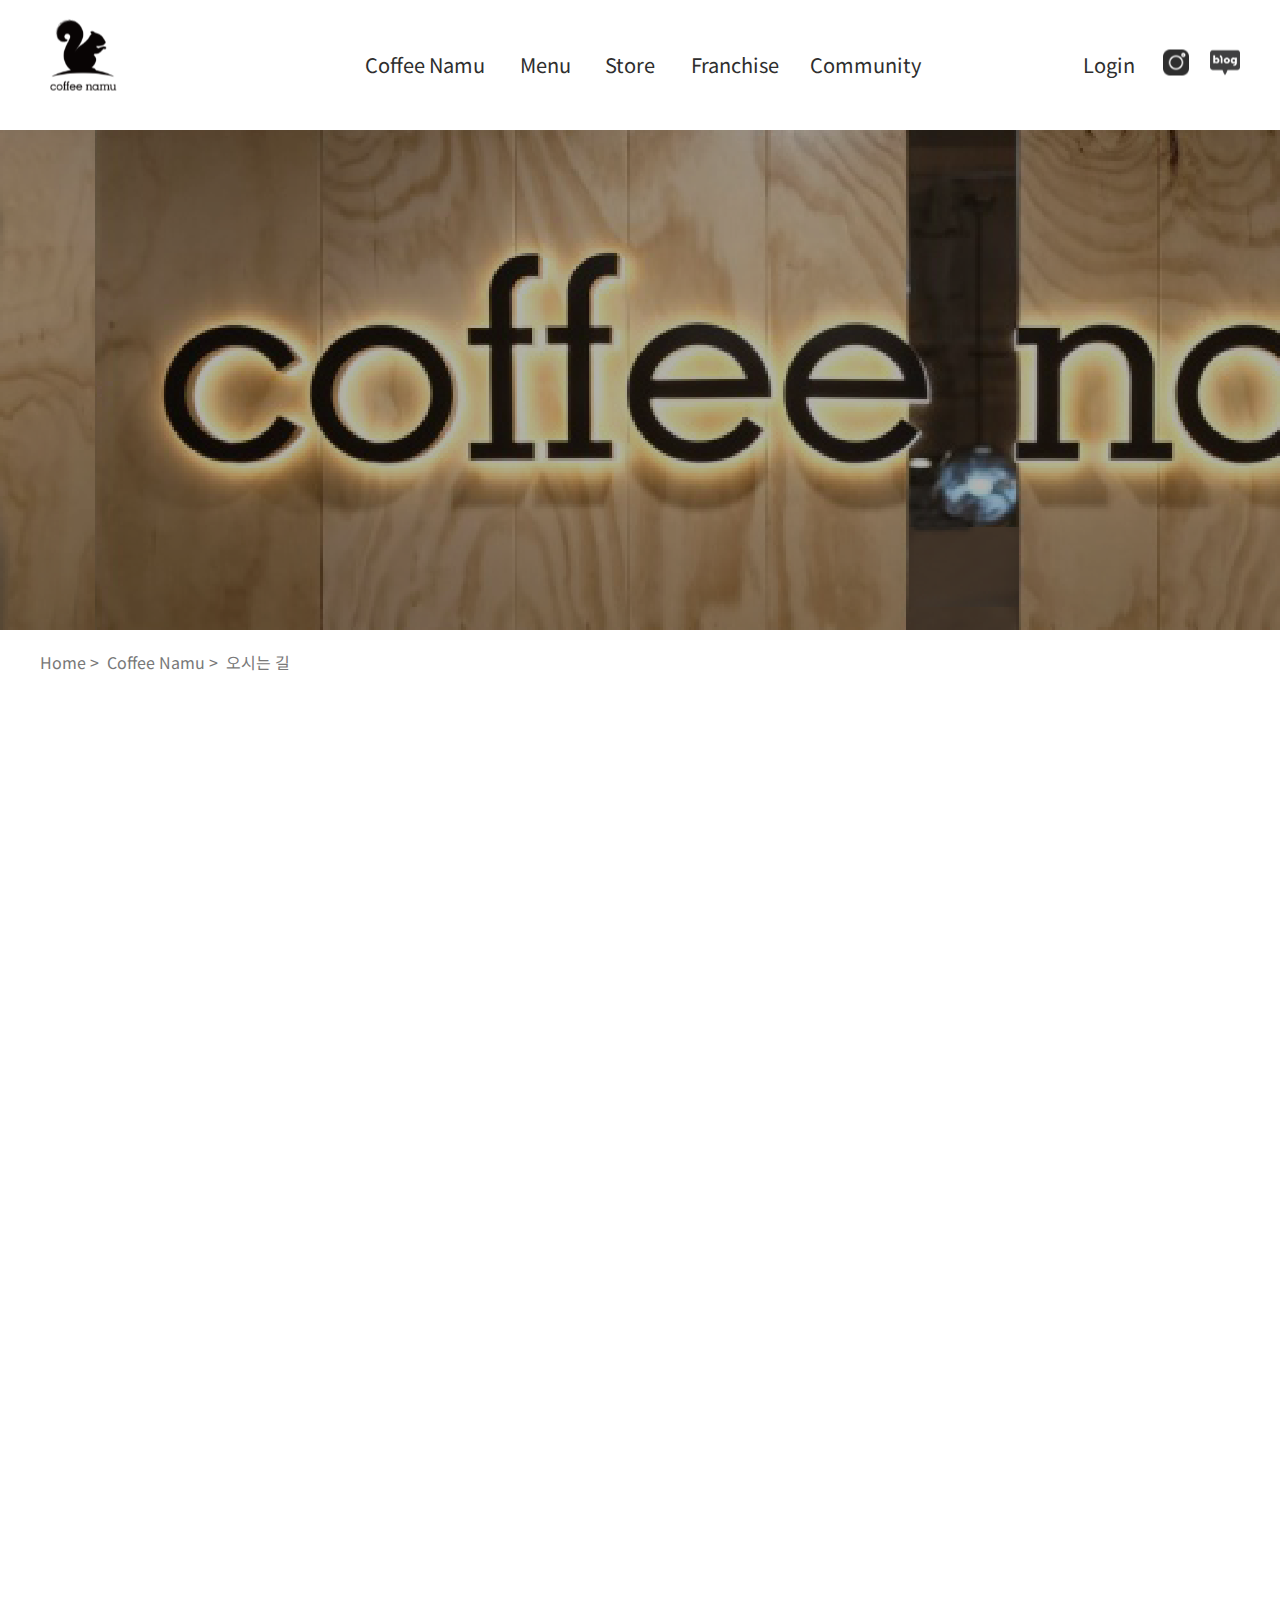
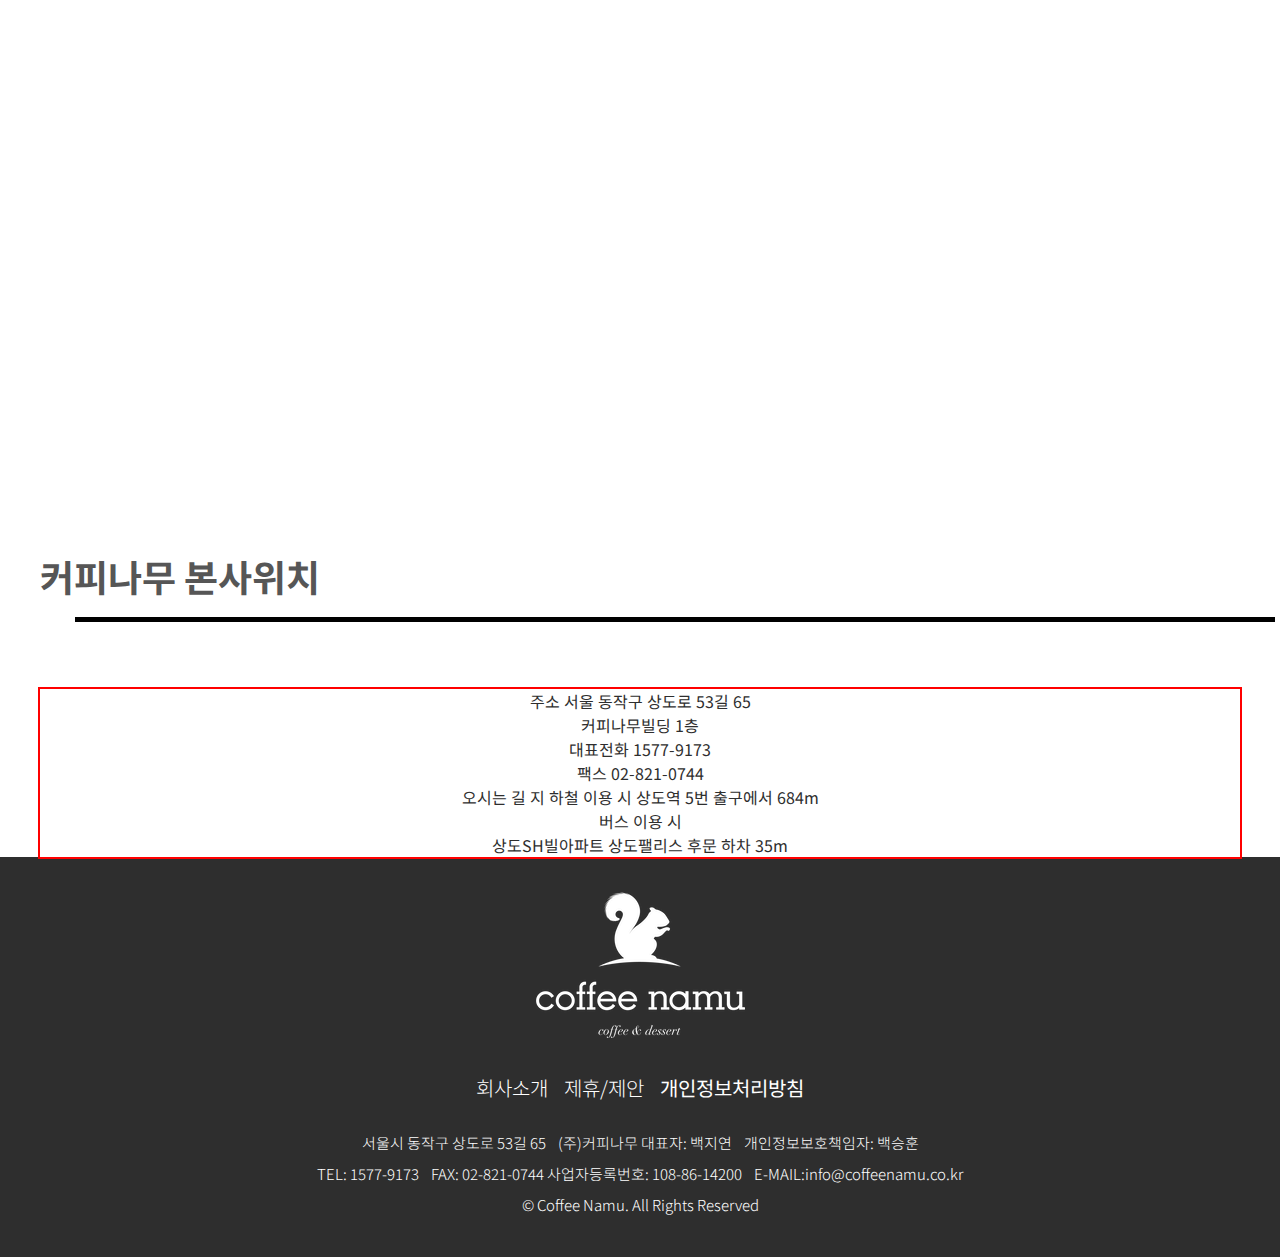
<file: sub1_3.html>
<!DOCTYPE html>
<html lang="en">

<head>
  <meta charset="UTF-8">
  <meta name="viewport" content="width=device-width, initial-scale=1.0">
  <title>오시는 길 &lt; Coffee Namu</title>

  <!-- 구글 웹폰트 -->
  <link
  href="https://fonts.googleapis.com/css2?family=Noto+Sans+KR:wght@100;300;400&family=Noto+Serif:ital,wght@0,400;0,700;1,400&display=swap"
  rel="stylesheet">
  <link rel="stylesheet" href="./css/style.css">
  <link rel="stylesheet" href="./css/sub1_3.css">
  <!-- 제이쿼리 -->
  <script src="js/jquery-3.5.1.min.js"></script>
  <!-- 사용자 스크립트 -->
  <script src="./js/main.js"></script>
</head>

<body>
  <header id="main_header">
    <h1>
      <a href="index.html">
        <img src="./images/logo_header.png" alt="logo">
      </a>
    </h1>

    <div class="login">
      <a href="#">Login</a>
    </div>

    <div class="header_sns">
      <img src="./images/icon_insta.png" alt="인스타그램아이콘">
      <img src="./images/icon_blog.png" alt="블로그아이콘">
    </div>

    <div class="bg"></div>

    <nav id="gnb">
      <ul class="depth1">
        <li><a href="sub1_1.html">Coffee Namu</a>
          <ul class="depth2">
            <li><a href="sub1_1.html">커피나무 소개</a></li>
            <li><a href="#">커피나무 연혁</a></li>
            <li><a href="#">오시는 길</a></li>
          </ul>
        </li>
        <li><a href="#">Menu</a>
          <ul class="depth2">
            <li><a href="#">신메뉴</a></li>
            <li><a href="sub2_2.html">메뉴소개</a></li>
          </ul>
        </li>
        <li><a href="#">Store</a>
          <ul class="depth2">
            <li><a href="#">매장찾기</a></li>
          </ul>
        </li>
        <li><a href="#">Franchise</a>
          <ul class="depth2">
            <li><a href="#">가맹문의</a></li>
            <li><a href="#">가맹절차</a></li>
          </ul>
        </li>
        <li><a href="#">Community</a>
          <ul class="depth2">
            <li><a href="#">이벤트</a></li>
            <li><a href="#">이달의 클래스</a></li>
            <li><a href="#">공지사항</a></li>
            <li><a href="#">문의사항</a></li>
          </ul>
        </li>
      </ul>
    </nav>
  </header>

  <!-- 콘텐츠 영역 -->
  <section>
    <img src="./images/sub2_3_title.png" alt="Coffee Namu">
  </section>

  <div class="location">
    <span>Home&nbsp;</span>&gt;   
    <span>&nbsp;Coffee Namu&nbsp;</span>&gt;
    <span>&nbsp;오시는 길</span>
  </div>

  <section id="map">
    <p><iframe
        src="https://www.google.com/maps/embed?pb=!1m18!1m12!1m3!1d3165.213899901469!2d126.95162461564682!3d37.50287293552862!2m3!1f0!2f0!3f0!3m2!1i1024!2i768!4f13.1!3m3!1m2!1s0x357c9f629c12a825%3A0x241fe4e392b05e4c!2z7Luk7ZS864KY66y0656p!5e0!3m2!1sko!2skr!4v1603435741277!5m2!1sko!2skr"
        width="1200" height="1200" frameborder="0" style="border:0;" allowfullscreen="" aria-hidden="false"
        tabindex="0"></iframe></p>
  </section>
  <section id="main">
    <h3>커피나무 본사위치</h3>
    <span class="line"></span>
  </section>

  <section id="section">
    <div class="left"></div>
    <p>주소 서울 동작구 상도로 53길 65<br>커피나무빌딩 1층</p>
    <p>대표전화 1577-9173</p>
    <p>팩스 02-821-0744</p>
    </div>

    <div class="right">
      <p>오시는 길 지 하철 이용 시 상도역 5번 출구에서 684m<br>버스 이용 시<br>상도SH빌아파트 상도팰리스 후문 하차 35m</p>
    </div>
  </section>
  </section>

  
  <footer id="main_footer">
    <img src="./images/logo_footer.png" alt="coffee namu logo">
    <h3>회사소개 &nbsp;&nbsp; 제휴/제안 &nbsp;&nbsp; <strong>개인정보처리방침</strong> </h3>
    <p>서울시 동작구 상도로 53길 65 &nbsp;&nbsp; (주)커피나무 대표자: 백지연 &nbsp;&nbsp; 개인정보보호책임자: 백승훈</p>
    <p>TEL: 1577-9173 &nbsp;&nbsp; FAX: 02-821-0744 사업자등록번호: 108-86-14200 &nbsp;&nbsp; E-MAIL:info@coffeenamu.co.kr</p>
    <p>&copy; Coffee Namu. All Rights Reserved</p>
  </footer>

</body>

</html>
</file>
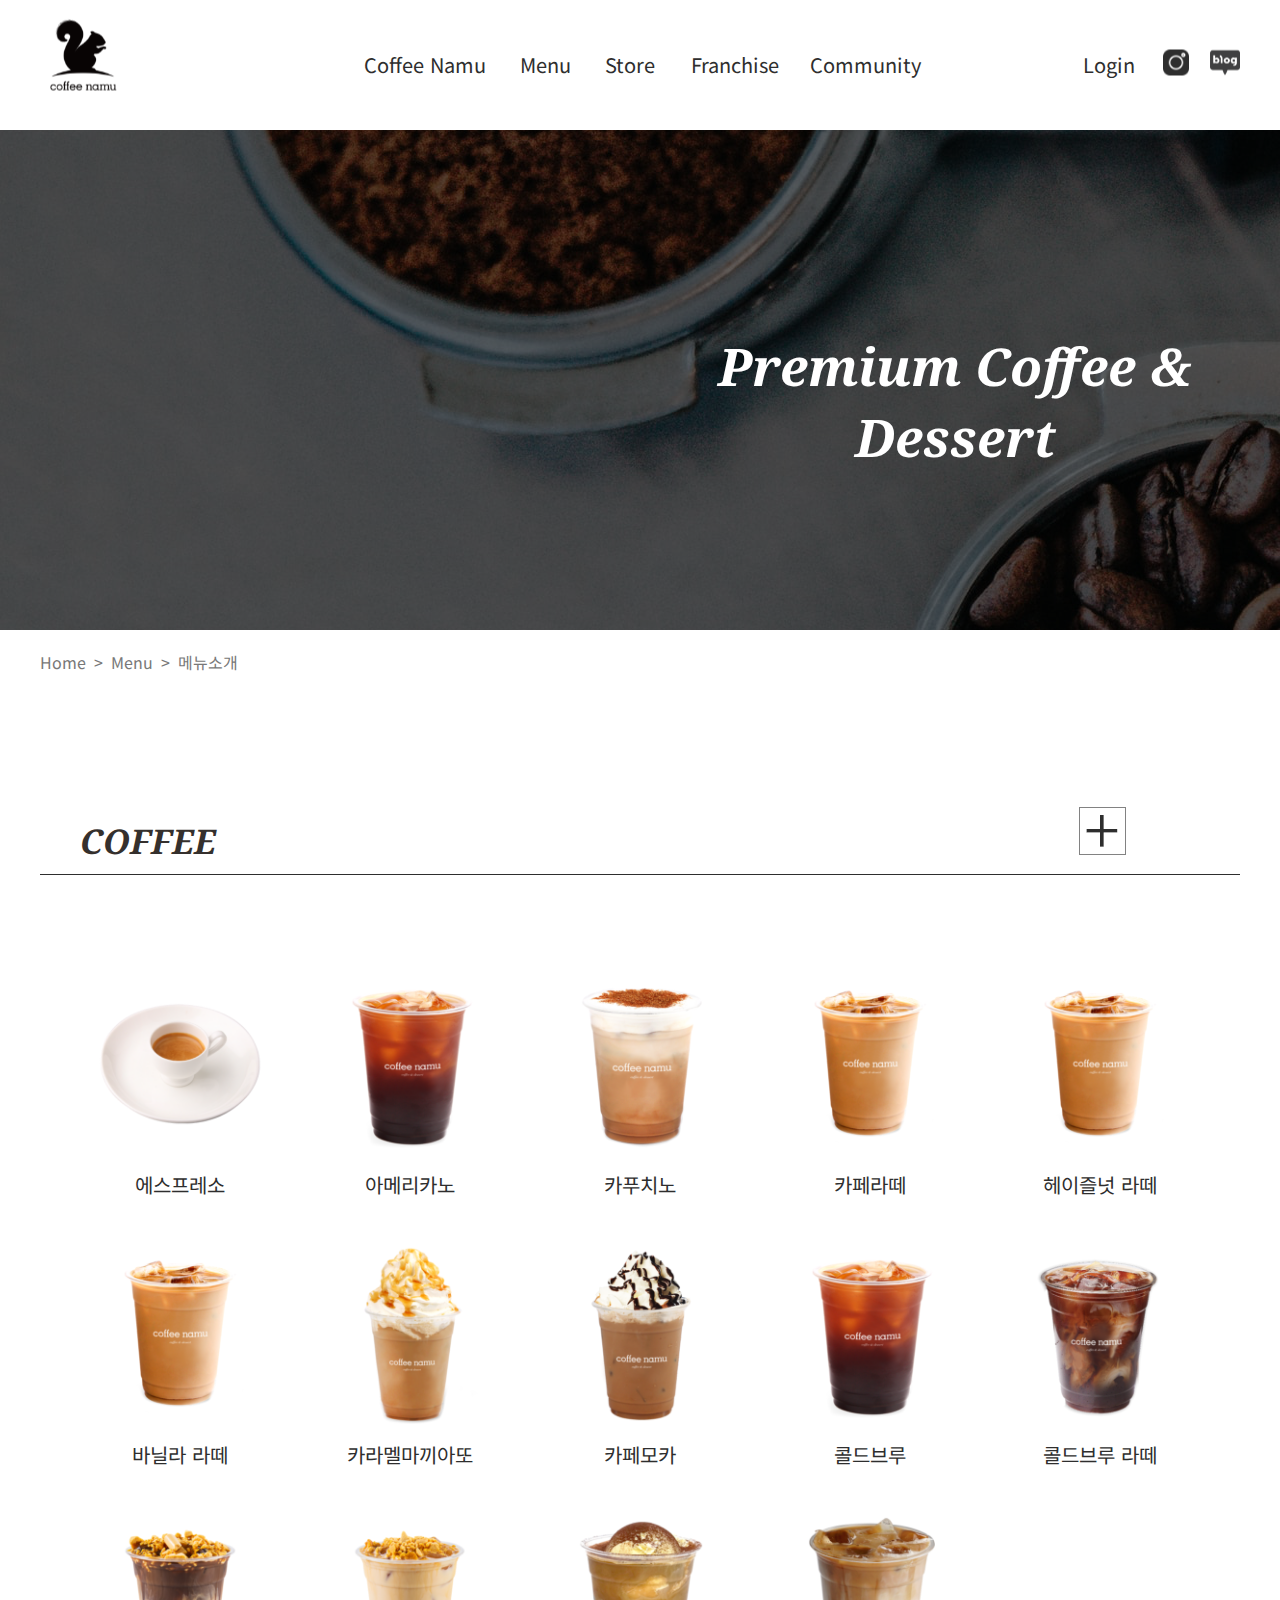
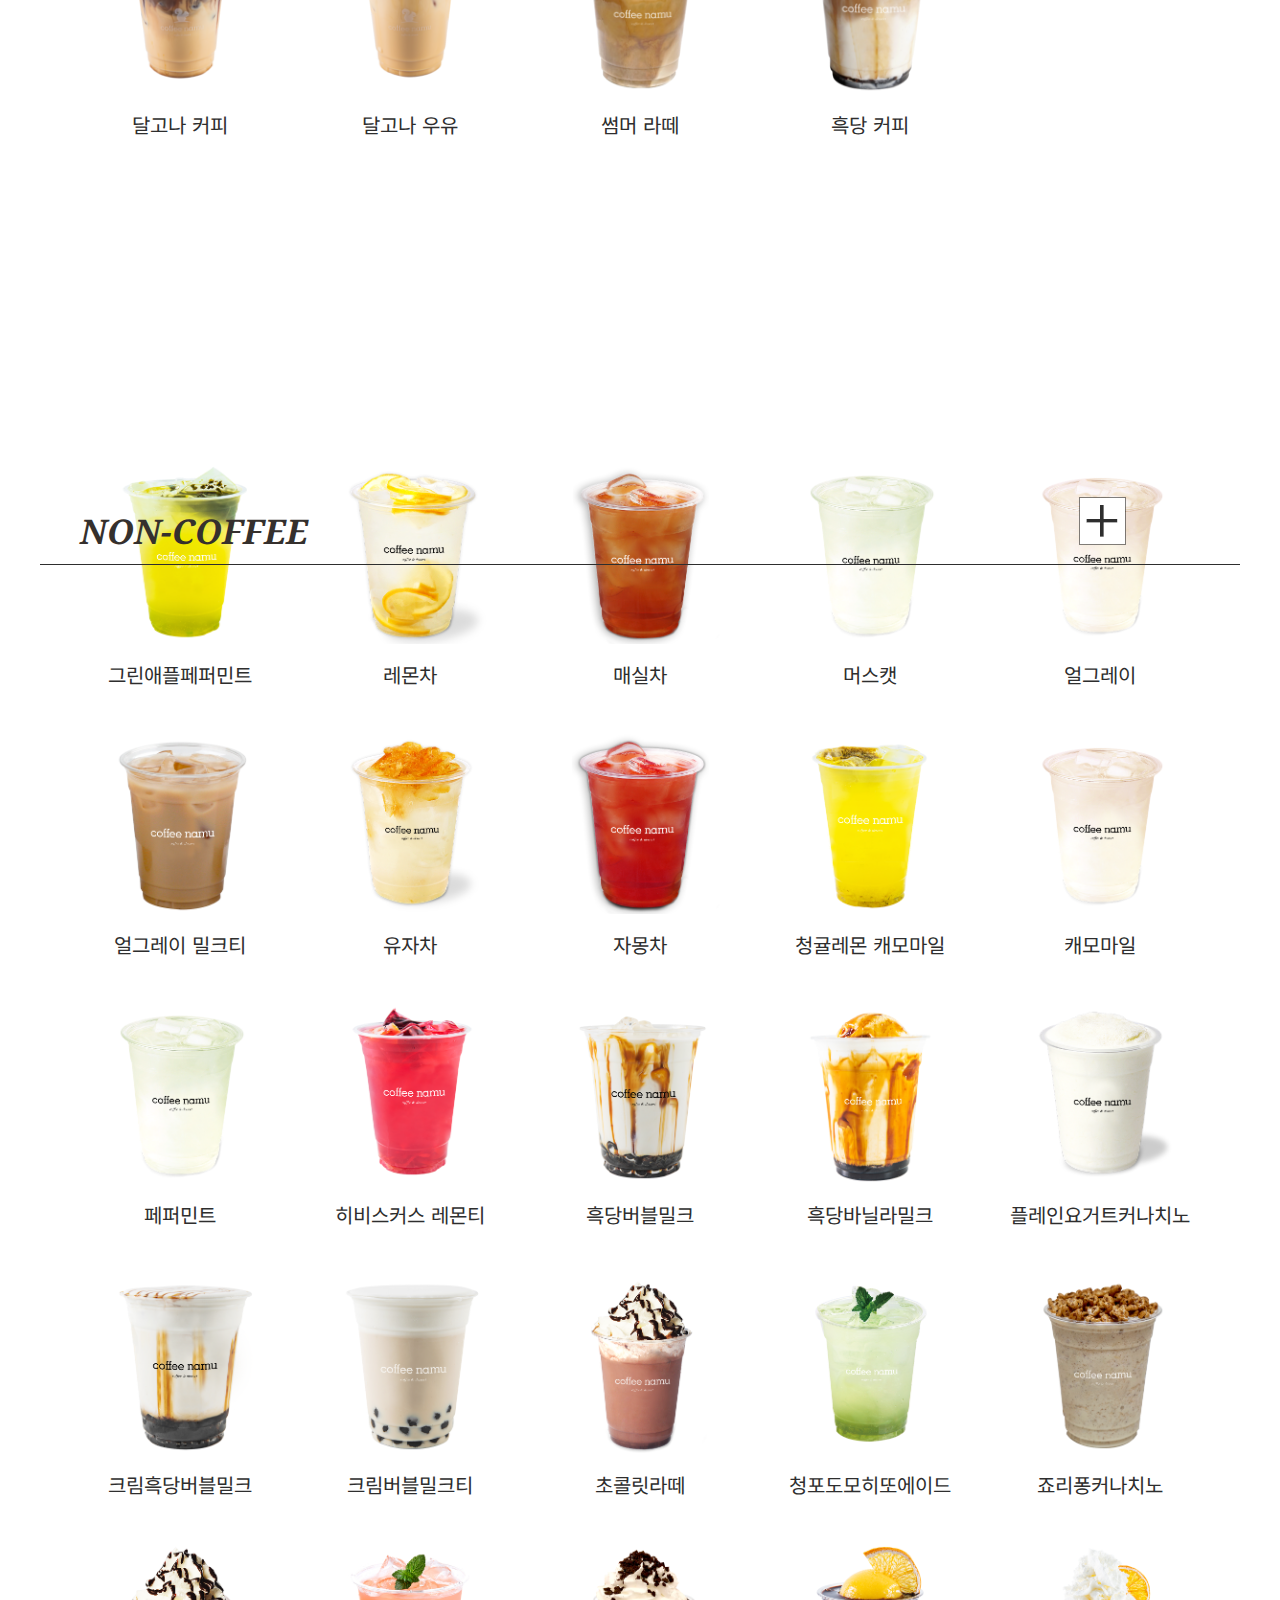
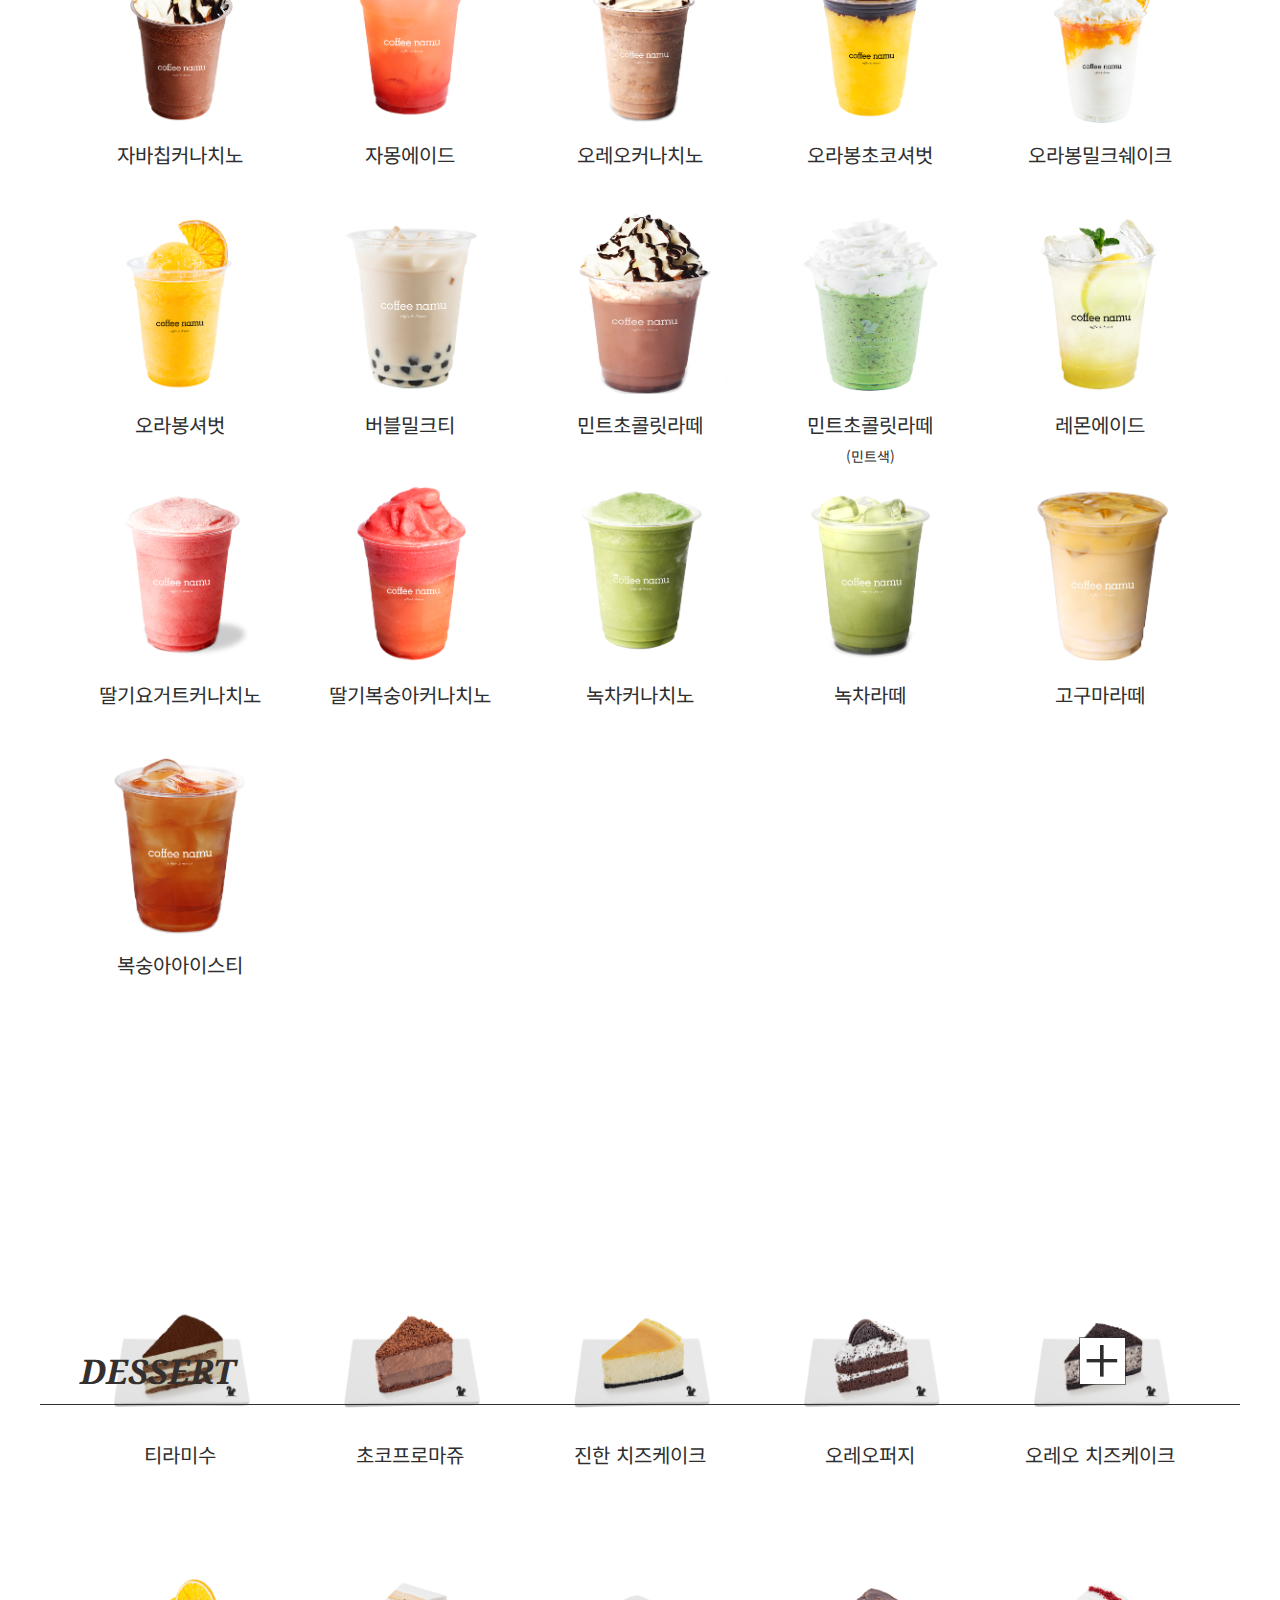
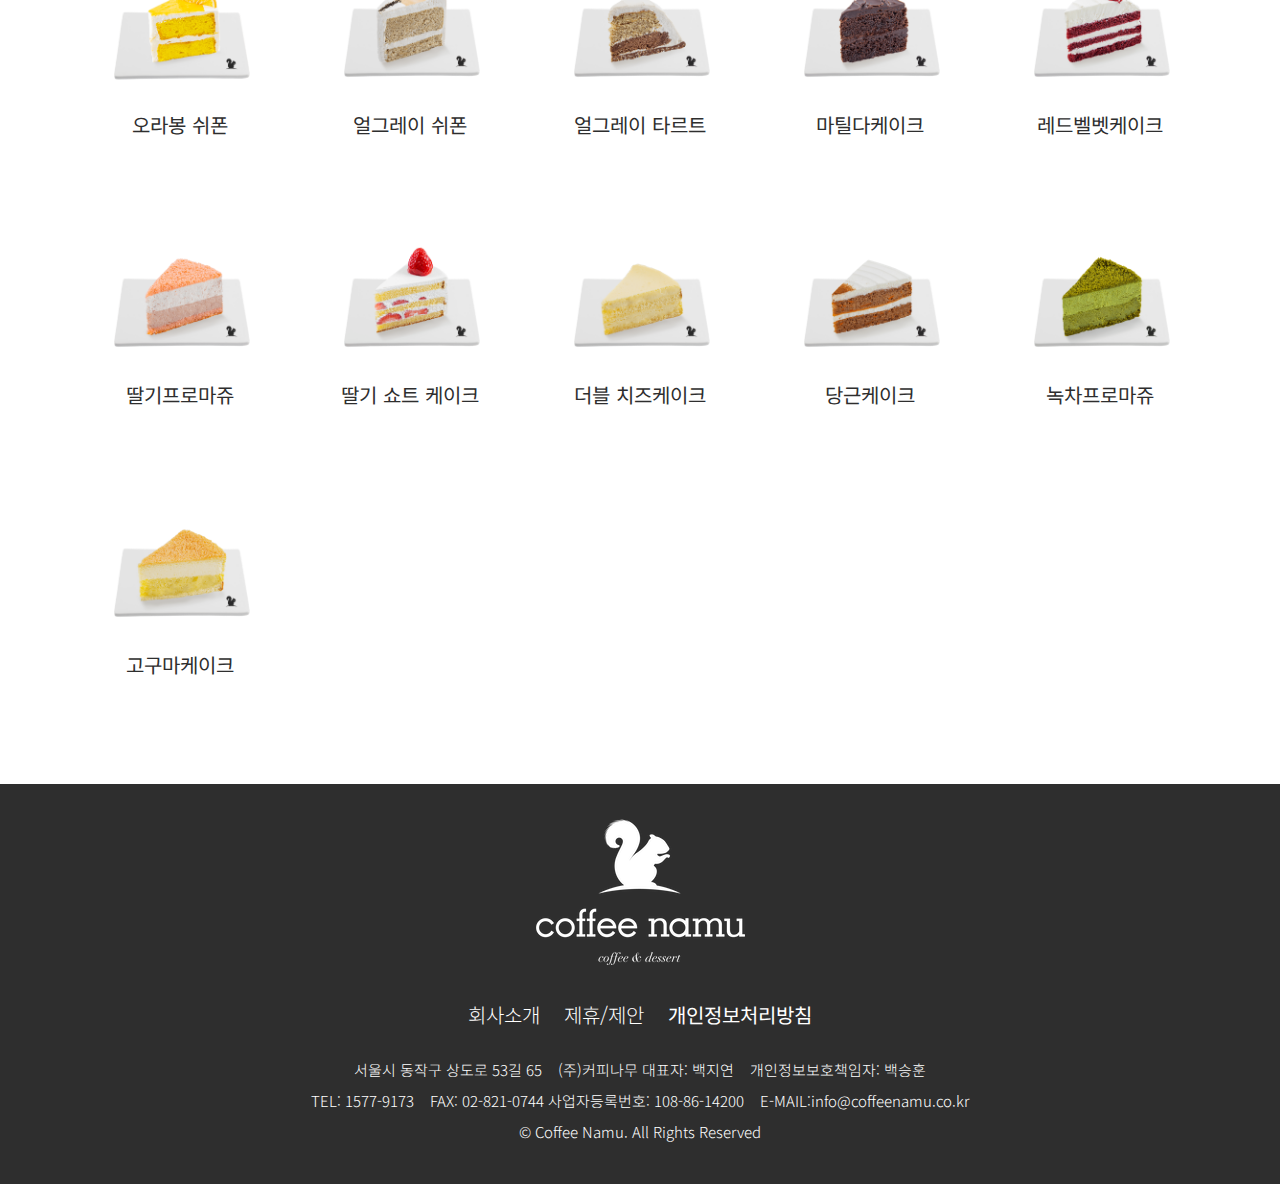
<file: sub2_2.html>
<!DOCTYPE html>
<html lang="ko">

<head>
  <meta charset="UTF-8">
  <meta name="viewport" content="width=device-width, initial-scale=1.0">
  <title>메뉴소개 &lt; Menu</title>
  <link
    href="https://fonts.googleapis.com/css2?family=Noto+Sans+KR:wght@100;300;400;500;700;900&family=Noto+Serif:ital,wght@0,700;1,700&display=swap"
    rel="stylesheet">
  <!--style css-->
  <link rel="stylesheet" href="./css/style.css">
  <link rel="stylesheet" href="./css/sub2_2.css">
  <!--jquery-->
  <script src="./js/jquery-3.5.1.min.js"></script>

  <!--사용자 자바스크립트-->
  <script src="./js/main.js"></script>
</head>

<body>
  <header id="main_header">
    <h1>
      <a href="index.html">
        <img src="./images/logo_header.png" alt="logo">
      </a>
    </h1>

    <div class="login">
      <a href="#">Login</a>
    </div>

    <div class="header_sns">
      <img src="./images/icon_insta.png" alt="인스타그램아이콘">
      <img src="./images/icon_blog.png" alt="블로그아이콘">
    </div>

    <div class="bg"></div>

    <nav id="gnb">
      <ul class="depth1">
        <li><a href="sub1_1.html">Coffee Namu</a>
          <ul class="depth2">
            <li><a href="sub1_1.html">커피나무 소개</a></li>
            <li><a href="#">커피나무 연혁</a></li>
            <li><a href="sub1_3.html">오시는 길</a></li>
          </ul>
        </li>
        <li><a href="#">Menu</a>
          <ul class="depth2">
            <li><a href="#">신메뉴</a></li>
            <li><a href="#">메뉴소개</a></li>
          </ul>
        </li>
        <li><a href="#">Store</a>
          <ul class="depth2">
            <li><a href="#">매장찾기</a></li>
          </ul>
        </li>
        <li><a href="#">Franchise</a>
          <ul class="depth2">
            <li><a href="#">가맹문의</a></li>
            <li><a href="#">가맹절차</a></li>
          </ul>
        </li>
        <li><a href="#">Community</a>
          <ul class="depth2">
            <li><a href="#">이벤트</a></li>
            <li><a href="#">이달의 클래스</a></li>
            <li><a href="#">공지사항</a></li>
            <li><a href="#">문의사항</a></li>
          </ul>
        </li>
      </ul>
    </nav>
  </header>


  <section id="visual">
    <div class="banner_bg">
      <h2>Premium Coffee & Dessert</h2>
      <img src="./image_menu/nathan.png" alt="">
    </div>
  </section>

  <div class="location">
    <span>Home&nbsp;</span> &gt;
    <span>&nbsp;Menu&nbsp;</span> &gt;
    <span>&nbsp;메뉴소개</span>
  </div>


  <input type="checkbox" id="toggle">
  <input type="checkbox" id="toggle1">
  <input type="checkbox" id="toggle2">
  <div id="wrap">
    <section id="sns_event">

      <!-- <div id="toggle_gnb"> -->

      <h2>COFFEE <label for="toggle" class="right">toggle</label></h2>
      <p></p>
      <div id="toggle_gnb_wrap">
        <div id="toggle_gnb">
          <ul class="sns_photo">
            <li><a href="#"><img src="./image_menu/espresso.png" alt="">
                에스프레소</a></li>
            <li><a href="#"><img src="./image_menu/americano.png" alt="">
                아메리카노</a></li>
            <li><a href="#"><img src="./image_menu/capuccino.png" alt="">
                카푸치노</a></li>
            <li><a href="#"><img src="./image_menu/latte.png" alt="">
                카페라떼</a></li>
            <li><a href="#"><img src="./image_menu/hazelnut_latte.png" alt="">
                헤이즐넛 라떼</a></li>
            <li><a href="#"><img src="./image_menu/vanila_latte.png" alt="">
                바닐라 라떼</a></li>
            <li><a href="#"><img src="./image_menu/machiato.png" alt="">
                카라멜마끼아또</a></li>
            <li><a href="#"><img src="./image_menu/mocha.png" alt="">
                카페모카</a></li>
            <li><a href="#"><img src="./image_menu/coldbrew.png" alt="">
                콜드브루</a></li>
            <li><a href="#"><img src="./image_menu/coldbrew_latte.png" alt="">
                콜드브루 라떼</a></li>
            <li><a href="#"><img src="./image_menu/dalgona_coffee.png" alt="">
                달고나 커피</a></li>
            <li><a href="#"><img src="./image_menu/dalgona_milk.png" alt="">
                달고나 우유</a></li>
            <li><a href="#"><img src="./image_menu/summer_latte.png" alt="">
                썸머 라떼</a></li>
            <li><a href="#"><img src="./image_menu/black_sugar.png" alt="">
                흑당 커피</a></li>
          </ul>
        </div>
      </div>

      <div class="blank"></div>
      <div id="wrap1">
        <h2>NON-COFFEE <label for="toggle1" class="right">toggle</label></h2>
        <p></p>
        <div id="toggle_gnb_wrap1">
          <div id="toggle_gnb1">
            <ul class="sns_photo">
              <li><a href="#"><img src="./image_menu/1.png" alt="">
                  그린애플페퍼민트</a></li>
              <li><a href="#"><img src="./image_menu/2.png" alt="">
                  레몬차</a></li>
              <li><a href="#"><img src="./image_menu/3.png" alt="">
                  매실차</a></li>
              <li><a href="#"><img src="./image_menu/4.png" alt="">
                  머스캣</a></li>
              <li><a href="#"><img src="./image_menu/5.png" alt="">
                  얼그레이</a></li>
              <li><a href="#"><img src="./image_menu/6.png" alt="">
                  얼그레이 밀크티</a></li>
              <li><a href="#"><img src="./image_menu/7.png" alt="">
                  유자차</a></li>
              <li><a href="#"><img src="./image_menu/8.png" alt="">
                  자몽차</a></li>
              <li><a href="#"><img src="./image_menu/9.png" alt="">
                  청귤레몬 캐모마일</a></li>
              <li><a href="#"><img src="./image_menu/10.png" alt="">
                  캐모마일</a></li>
              <li><a href="#"><img src="./image_menu/11.png" alt="">
                  페퍼민트</a></li>
              <li><a href="#"><img src="./image_menu/12.png" alt="">
                  히비스커스 레몬티</a></li>
              <li><a href="#"><img src="./image_menu/13.png" alt="">
                  흑당버블밀크</a></li>
              <li><a href="#"><img src="./image_menu/14.png" alt="">
                  흑당바닐라밀크</a></li>
              <li><a href="#"><img src="./image_menu/15.png" alt="">
                  플레인요거트커나치노</a></li>
              <li><a href="#"><img src="./image_menu/16.png" alt="">
                  크림흑당버블밀크</a></li>
              <li><a href="#"><img src="./image_menu/17.png" alt="">
                  크림버블밀크티</a></li>
              <li><a href="#"><img src="./image_menu/18.png" alt="">
                  초콜릿라떼</a></li>
              <li><a href="#"><img src="./image_menu/19.png" alt="">
                  청포도모히또에이드</a></li>
              <li><a href="#"><img src="./image_menu/20.png" alt="">
                  죠리퐁커나치노</a></li>
              <li><a href="#"><img src="./image_menu/21.png" alt="">
                  자바칩커나치노</a></li>
              <li><a href="#"><img src="./image_menu/22.png" alt="">
                  자몽에이드</a></li>
              <li><a href="#"><img src="./image_menu/23.png" alt="">
                  오레오커나치노</a></li>
              <li><a href="#"><img src="./image_menu/24.png" alt="">
                  오라봉초코셔벗</a></li>
              <li><a href="#"><img src="./image_menu/25.png" alt="">
                  오라봉밀크쉐이크</a></li>
              <li><a href="#"><img src="./image_menu/26.png" alt="">
                  오라봉셔벗</a></li>
              <li><a href="#"><img src="./image_menu/27.png" alt="">
                  버블밀크티</a></li>
              <li><a href="#"><img src="./image_menu/28.png" width="180" height="180" alt="">
                민트초콜릿라떼</a></li>
              <li><a href="#"><img src="./image_menu/29.png" width="180" height="180" alt="">
                  민트초콜릿라떼<br><span style="font-size: 14px;">(민트색)</a></li>
              <li><a href="#"><img src="./image_menu/30.png" alt="">
                  레몬에이드</a></li>
              <li><a href="#"><img src="./image_menu/31.png" alt="">
                  딸기요거트커나치노</a></li>
              <li><a href="#"><img src="./image_menu/32.png" alt="">
                  딸기복숭아커나치노</a></li>
              <li><a href="#"><img src="./image_menu/33.png" alt="">
                  녹차커나치노</a></li>
              <li><a href="#"><img src="./image_menu/34.png" alt="">
                  녹차라떼</a></li>
              <li><a href="#"><img src="./image_menu/35.png" alt="">
                  고구마라떼</a></li>
              <li><a href="#"><img src="./image_menu/36.png" alt="">
                  복숭아아이스티</a></li>
            </ul>
          </div>
        </div>
      </div>
      <div class="blank"></div>
      <div id="wrap2">
        <h2>DESSERT <label for="toggle2" class="right">toggle</label></h2>
        <p></p>
        <div id="toggle_gnb_wrap2">
          <div id="toggle_gnb2">
            <ul class="sns_photo">
              <li><a href="#"><img src="./image_menu/37.png" alt="">
                  티라미수</a></li>
              <li><a href="#"><img src="./image_menu/38.png" alt="">
                  초코프로마쥬</a></li>
              <li><a href="#"><img src="./image_menu/39.png" alt="">
                  진한 치즈케이크</a></li>
              <li><a href="#"><img src="./image_menu/40.png" alt="">
                  오레오퍼지</a></li>
              <li><a href="#"><img src="./image_menu/41.png" alt="">
                  오레오 치즈케이크</a></li>
              <li><a href="#"><img src="./image_menu/42.png" alt="">
                  오라봉 쉬폰</a></li>
              <li><a href="#"><img src="./image_menu/43.png" alt="">
                  얼그레이 쉬폰</a></li>
              <li><a href="#"><img src="./image_menu/44.png" alt="">
                  얼그레이 타르트</a></li>
              <li><a href="#"><img src="./image_menu/45.png" alt="">
                  마틸다케이크</a></li>
              <li><a href="#"><img src="./image_menu/46.png" alt="">
                  레드벨벳케이크</a></li>
              <li><a href="#"><img src="./image_menu/47.png" alt="">
                  딸기프로마쥬</a></li>
              <li><a href="#"><img src="./image_menu/48.png" alt="">
                  딸기 쇼트 케이크</a></li>
              <li><a href="#"><img src="./image_menu/49.png" alt="">
                  더블 치즈케이크</a></li>
              <li><a href="#"><img src="./image_menu/50.png" alt="">
                  당근케이크</a></li>
              <li><a href="#"><img src="./image_menu/51.png" alt="">
                  녹차프로마쥬</a></li>
              <li><a href="#"><img src="./image_menu/52.png" alt="">
                  고구마케이크</a></li>
            </ul>
          </div>
        </div>
      </div>
    </section>
  </div>


  <footer id="main_footer">
    <img src="./images/logo_footer.png" alt="logo">
    <h3>회사소개 &nbsp;&nbsp; 제휴/제안 &nbsp;&nbsp; <strong>개인정보처리방침</strong> </h3>
    <p>서울시 동작구 상도로 53길 65 &nbsp;&nbsp; (주)커피나무 대표자: 백지연 &nbsp;&nbsp; 개인정보보호책임자: 백승훈</p>
    <p>TEL: 1577-9173 &nbsp;&nbsp; FAX: 02-821-0744 사업자등록번호: 108-86-14200 &nbsp;&nbsp; E-MAIL:info@coffeenamu.co.kr</p>
    <p>&copy; Coffee Namu. All Rights Reserved</p>
  </footer>

</body>

</html>
</file>
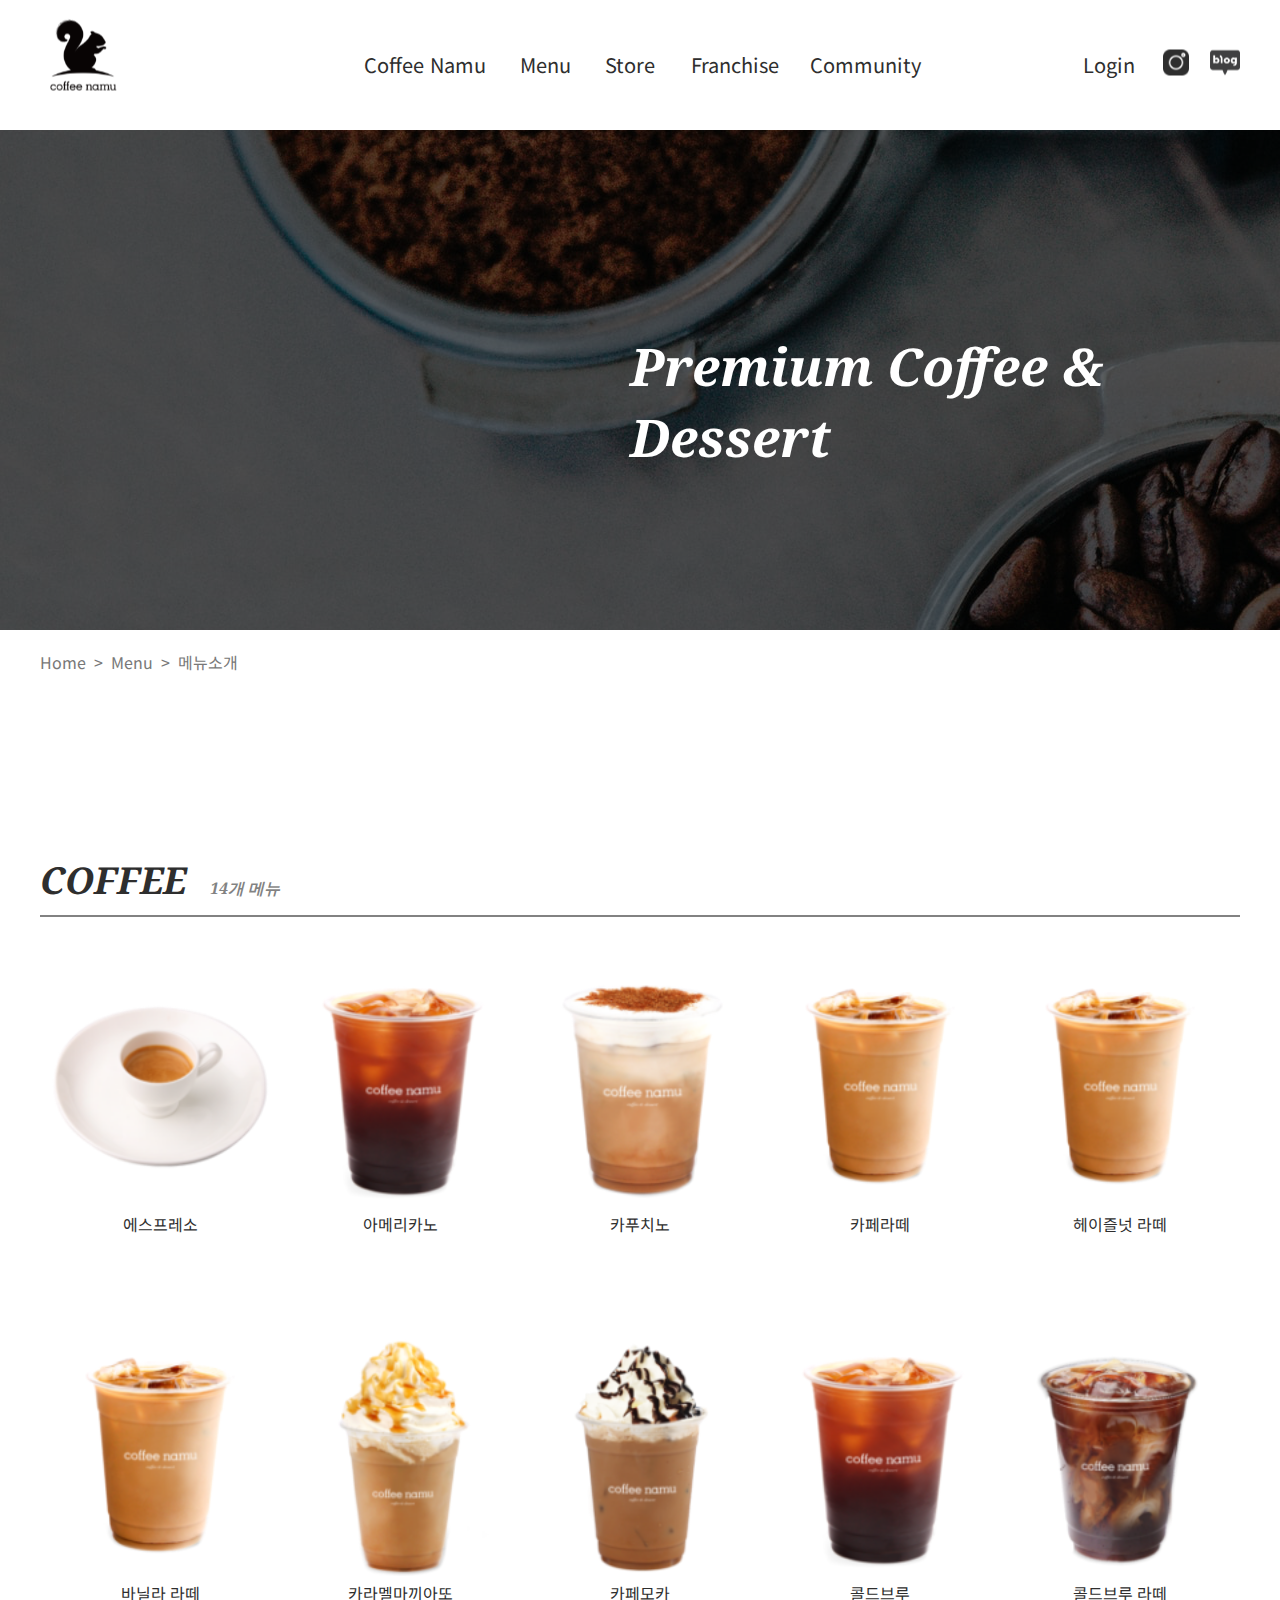
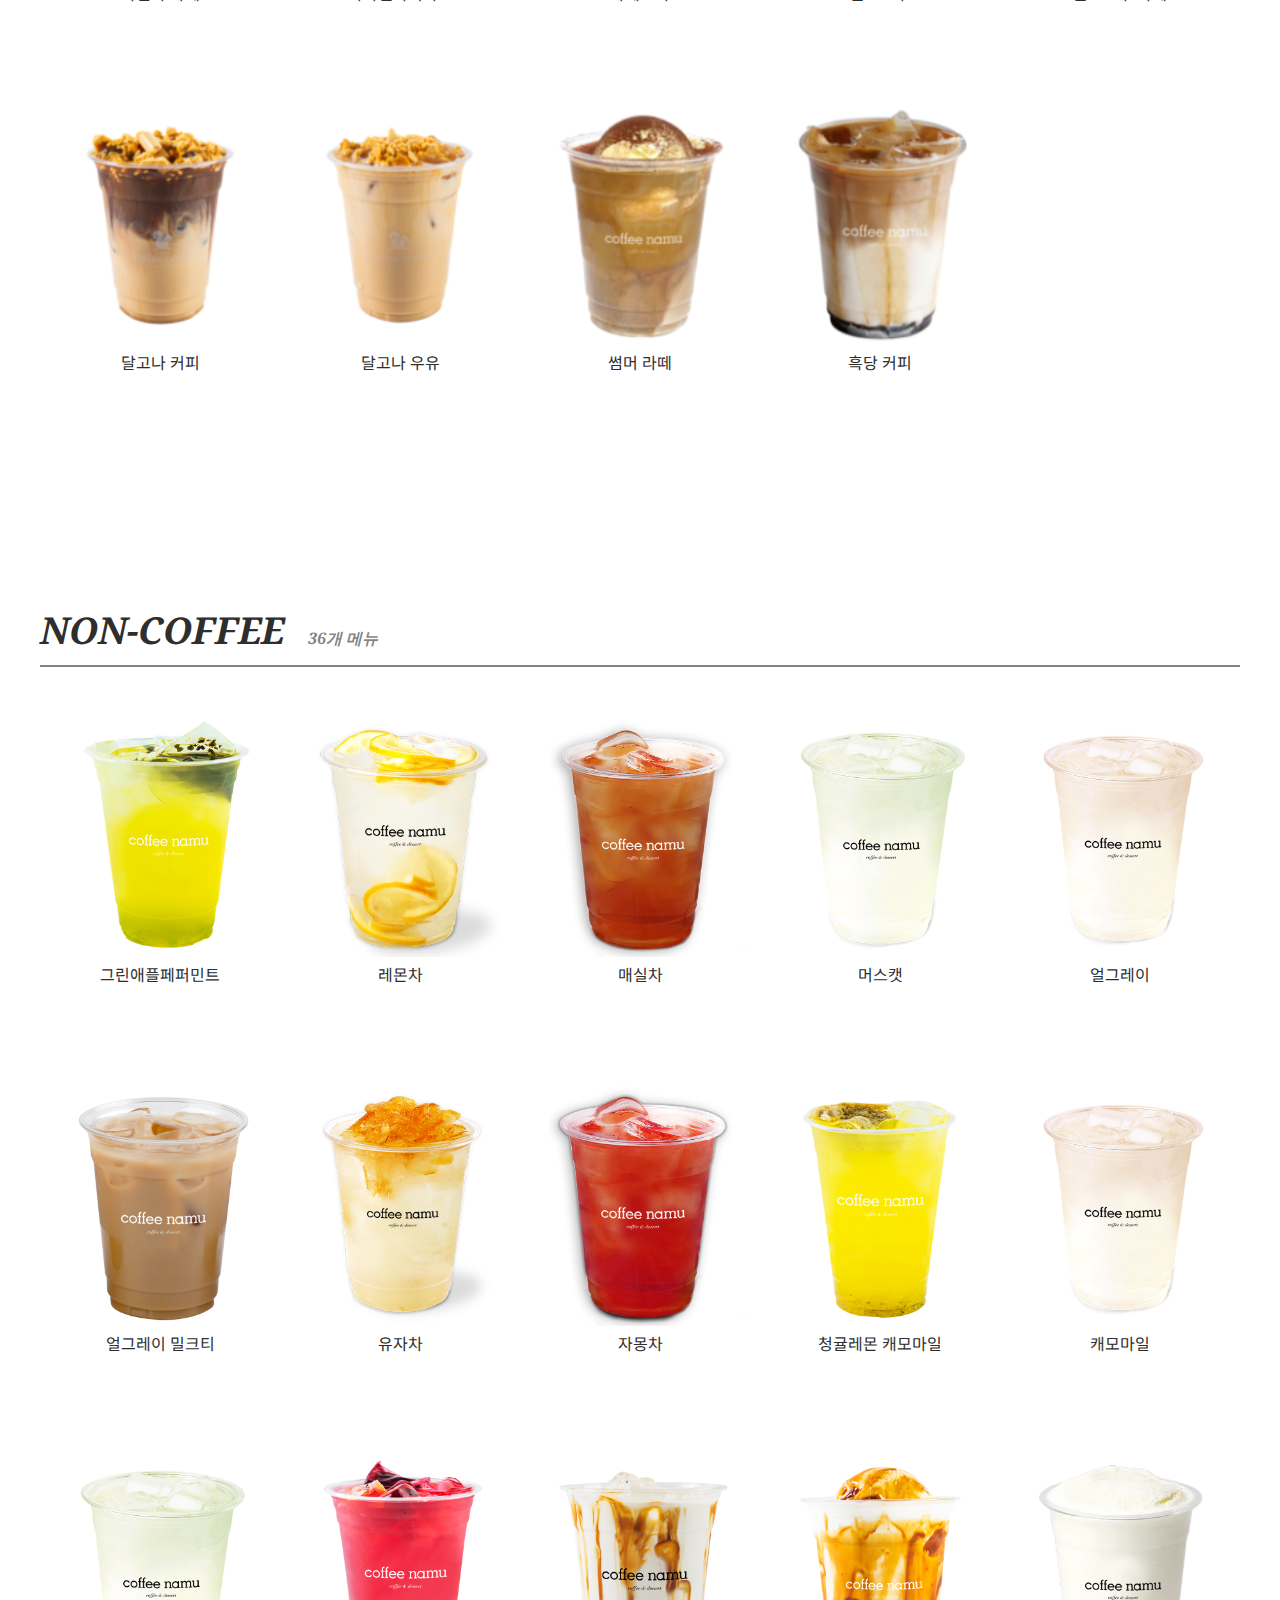
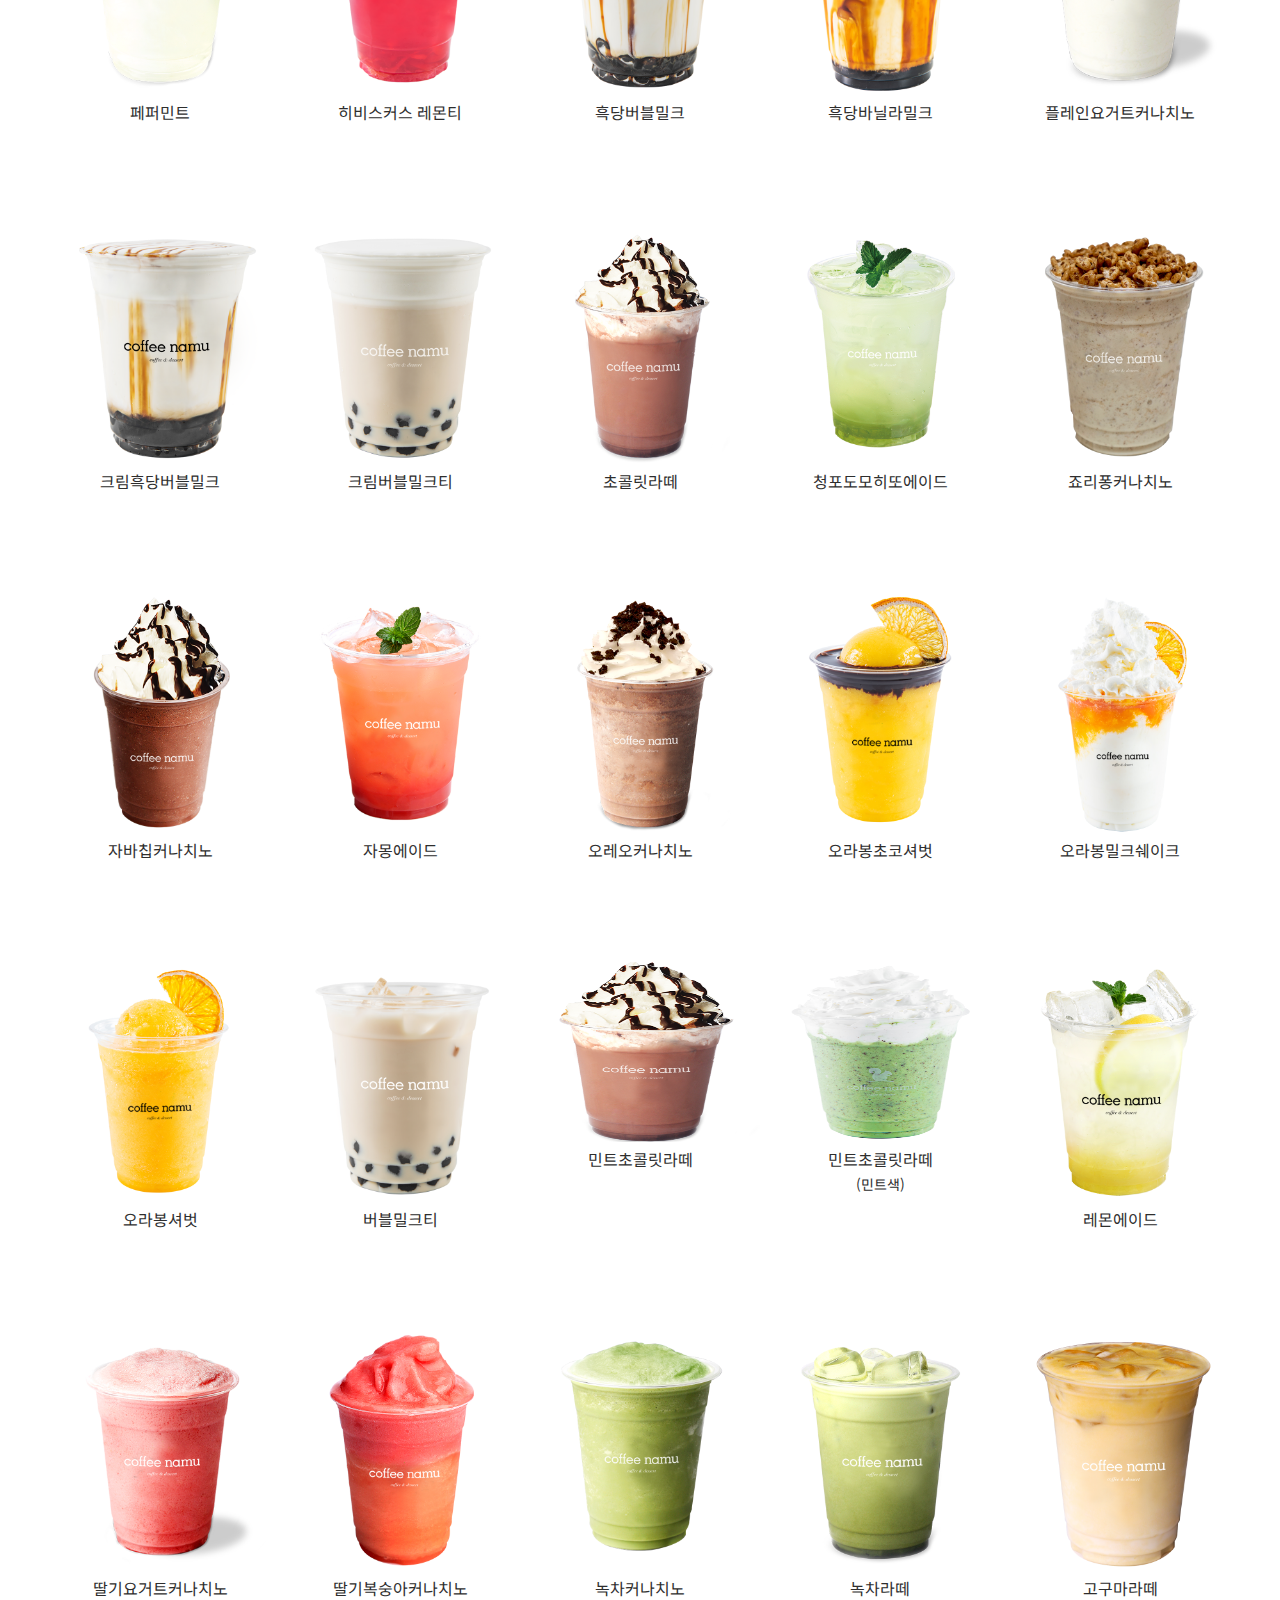
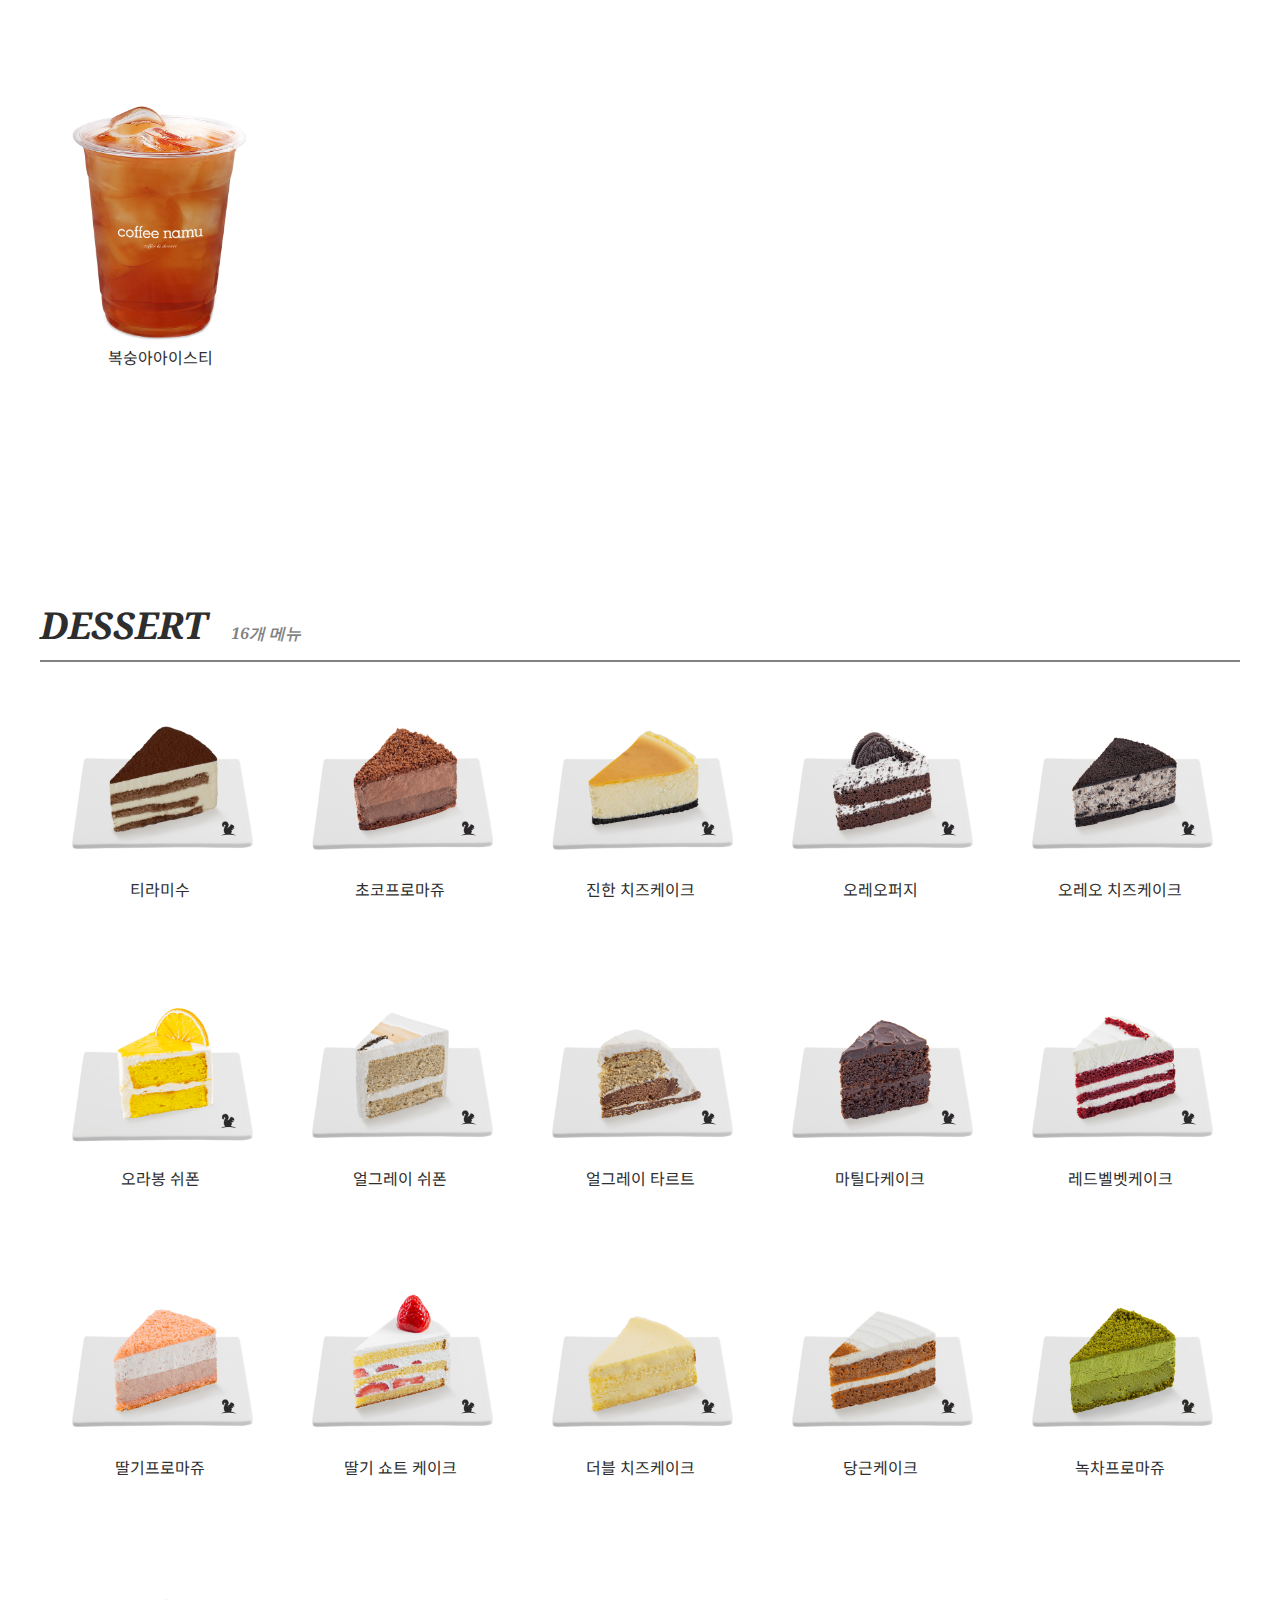
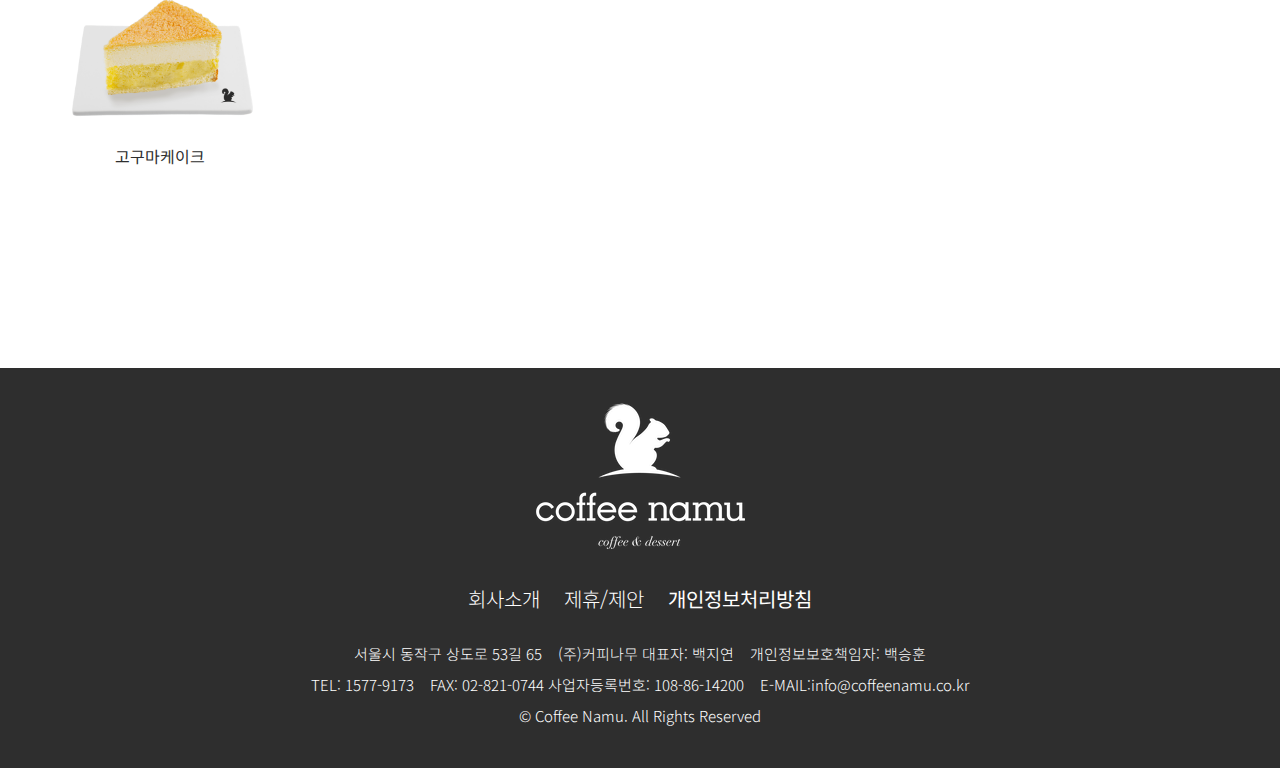
<file: tab_menu.html>
<!DOCTYPE html>
<html lang="ko">

<head>
  <meta charset="UTF-8">
  <meta name="viewport" content="width=device-width, initial-scale=1.0">
  <title>메뉴소개 &lt; Menu</title>
  <link
    href="https://fonts.googleapis.com/css2?family=Noto+Sans+KR:wght@100;300;400;500;700;900&family=Noto+Serif:ital,wght@0,700;1,700&display=swap"
    rel="stylesheet">
  <!--style css-->
  <link rel="stylesheet" href="./css/style.css">
  <link rel="stylesheet" href="./css/tab_menu.css">
  <!--jquery-->
  <script src="./js/jquery-3.5.1.min.js"></script>

  <!--사용자 자바스크립트-->
  <script src="./js/main.js"></script>
  <!-- <script src="./js/tab_menu.js"></script> -->
</head>

<body>
  <header id="main_header">
    <h1>
      <a href="index.html">
        <img src="./images/logo_header.png" alt="logo">
      </a>
    </h1>

    <div class="login">
      <a href="#">Login</a>
    </div>

    <div class="header_sns">
      <img src="./images/icon_insta.png" alt="인스타그램아이콘">
      <img src="./images/icon_blog.png" alt="블로그아이콘">
    </div>

    <div class="bg"></div>

    <nav id="gnb">
      <ul class="depth1">
        <li><a href="sub1_1.html">Coffee Namu</a>
          <ul class="depth2">
            <li><a href="sub1_1.html">커피나무 소개</a></li>
            <li><a href="#">커피나무 연혁</a></li>
            <li><a href="sub1_3.html">오시는 길</a></li>
          </ul>
        </li>
        <li><a href="#">Menu</a>
          <ul class="depth2">
            <li><a href="#">신메뉴</a></li>
            <li><a href="#">메뉴소개</a></li>
          </ul>
        </li>
        <li><a href="#">Store</a>
          <ul class="depth2">
            <li><a href="#">매장찾기</a></li>
          </ul>
        </li>
        <li><a href="#">Franchise</a>
          <ul class="depth2">
            <li><a href="#">가맹문의</a></li>
            <li><a href="#">가맹절차</a></li>
          </ul>
        </li>
        <li><a href="#">Community</a>
          <ul class="depth2">
            <li><a href="#">이벤트</a></li>
            <li><a href="#">이달의 클래스</a></li>
            <li><a href="#">공지사항</a></li>
            <li><a href="#">문의사항</a></li>
          </ul>
        </li>
      </ul>
    </nav>
  </header>


  <section id="visual">
    <div class="banner_bg">
      <h2>Premium Coffee & Dessert</h2>
      <img src="./image_menu/nathan.png" alt="">
    </div>
  </section>

  <div class="location">
    <span>Home&nbsp;</span> &gt;
    <span>&nbsp;Menu&nbsp;</span> &gt;
    <span>&nbsp;메뉴소개</span>
  </div>

<section id="menu">
  <div class="tab_group">
    <a href="#coffee">COFFEE</a>
    <a href="#non_coffee">NON<br>COFFEE</a>
    <a href="#dessert">DESSERT</a>
    <a href="#">top</a>
  </div>

  <div id="coffee">
    <h1>COFFEE<span> 14개 메뉴</span></h1>
    <ul>
      <li><a href="#"><img src="./image_menu/espresso.png" alt="">
          에스프레소</a></li>
      <li><a href="#"><img src="./image_menu/americano.png" alt="">
          아메리카노</a></li>
      <li><a href="#"><img src="./image_menu/capuccino.png" alt="">
          카푸치노</a></li>
      <li><a href="#"><img src="./image_menu/latte.png" alt="">
          카페라떼</a></li>
      <li><a href="#"><img src="./image_menu/hazelnut_latte.png" alt="">
          헤이즐넛 라떼</a></li>
      <li><a href="#"><img src="./image_menu/vanila_latte.png" alt="">
          바닐라 라떼</a></li>
      <li><a href="#"><img src="./image_menu/machiato.png" alt="">
          카라멜마끼아또</a></li>
      <li><a href="#"><img src="./image_menu/mocha.png" alt="">
          카페모카</a></li>
      <li><a href="#"><img src="./image_menu/coldbrew.png" alt="">
          콜드브루</a></li>
      <li><a href="#"><img src="./image_menu/coldbrew_latte.png" alt="">
          콜드브루 라떼</a></li>
      <li><a href="#"><img src="./image_menu/dalgona_coffee.png" alt="">
          달고나 커피</a></li>
      <li><a href="#"><img src="./image_menu/dalgona_milk.png" alt="">
          달고나 우유</a></li>
      <li><a href="#"><img src="./image_menu/summer_latte.png" alt="">
          썸머 라떼</a></li>
      <li><a href="#"><img src="./image_menu/black_sugar.png" alt="">
          흑당 커피</a></li>
    </ul>
  </div>
  
  <div id="non_coffee">
    <h1>NON-COFFEE<span> 36개 메뉴</span></h1>
    <ul>
      <li><a href="#"><img src="./image_menu/1.png" alt="">
          그린애플페퍼민트</a></li>
      <li><a href="#"><img src="./image_menu/2.png" alt="">
          레몬차</a></li>
      <li><a href="#"><img src="./image_menu/3.png" alt="">
          매실차</a></li>
      <li><a href="#"><img src="./image_menu/4.png" alt="">
          머스캣</a></li>
      <li><a href="#"><img src="./image_menu/5.png" alt="">
          얼그레이</a></li>
      <li><a href="#"><img src="./image_menu/6.png" alt="">
          얼그레이 밀크티</a></li>
      <li><a href="#"><img src="./image_menu/7.png" alt="">
          유자차</a></li>
      <li><a href="#"><img src="./image_menu/8.png" alt="">
          자몽차</a></li>
      <li><a href="#"><img src="./image_menu/9.png" alt="">
          청귤레몬 캐모마일</a></li>
      <li><a href="#"><img src="./image_menu/10.png" alt="">
          캐모마일</a></li>
      <li><a href="#"><img src="./image_menu/11.png" alt="">
          페퍼민트</a></li>
      <li><a href="#"><img src="./image_menu/12.png" alt="">
          히비스커스 레몬티</a></li>
      <li><a href="#"><img src="./image_menu/13.png" alt="">
          흑당버블밀크</a></li>
      <li><a href="#"><img src="./image_menu/14.png" alt="">
          흑당바닐라밀크</a></li>
      <li><a href="#"><img src="./image_menu/15.png" alt="">
          플레인요거트커나치노</a></li>
      <li><a href="#"><img src="./image_menu/16.png" alt="">
          크림흑당버블밀크</a></li>
      <li><a href="#"><img src="./image_menu/17.png" alt="">
          크림버블밀크티</a></li>
      <li><a href="#"><img src="./image_menu/18.png" alt="">
          초콜릿라떼</a></li>
      <li><a href="#"><img src="./image_menu/19.png" alt="">
          청포도모히또에이드</a></li>
      <li><a href="#"><img src="./image_menu/20.png" alt="">
          죠리퐁커나치노</a></li>
      <li><a href="#"><img src="./image_menu/21.png" alt="">
          자바칩커나치노</a></li>
      <li><a href="#"><img src="./image_menu/22.png" alt="">
          자몽에이드</a></li>
      <li><a href="#"><img src="./image_menu/23.png" alt="">
          오레오커나치노</a></li>
      <li><a href="#"><img src="./image_menu/24.png" alt="">
          오라봉초코셔벗</a></li>
      <li><a href="#"><img src="./image_menu/25.png" alt="">
          오라봉밀크쉐이크</a></li>
      <li><a href="#"><img src="./image_menu/26.png" alt="">
          오라봉셔벗</a></li>
      <li><a href="#"><img src="./image_menu/27.png" alt="">
          버블밀크티</a></li>
      <li><a href="#"><img src="./image_menu/28.png" width="180" height="180" alt="">
          민트초콜릿라떼</a></li>
      <li><a href="#"><img src="./image_menu/29.png" width="180" height="180" alt="">
          민트초콜릿라떼<br><span style="font-size: 14px;">(민트색)</a></li>
      <li><a href="#"><img src="./image_menu/30.png" alt="">
          레몬에이드</a></li>
      <li><a href="#"><img src="./image_menu/31.png" alt="">
          딸기요거트커나치노</a></li>
      <li><a href="#"><img src="./image_menu/32.png" alt="">
          딸기복숭아커나치노</a></li>
      <li><a href="#"><img src="./image_menu/33.png" alt="">
          녹차커나치노</a></li>
      <li><a href="#"><img src="./image_menu/34.png" alt="">
          녹차라떼</a></li>
      <li><a href="#"><img src="./image_menu/35.png" alt="">
          고구마라떼</a></li>
      <li><a href="#"><img src="./image_menu/36.png" alt="">
          복숭아아이스티</a></li>
    </ul>
  
  </div>
  
  <div id="dessert">
    <h1>DESSERT<span> 16개 메뉴</span></h1>
    <ul>
      <li><a href="#"><img src="./image_menu/37.png" alt="">
          티라미수</a></li>
      <li><a href="#"><img src="./image_menu/38.png" alt="">
          초코프로마쥬</a></li>
      <li><a href="#"><img src="./image_menu/39.png" alt="">
          진한 치즈케이크</a></li>
      <li><a href="#"><img src="./image_menu/40.png" alt="">
          오레오퍼지</a></li>
      <li><a href="#"><img src="./image_menu/41.png" alt="">
          오레오 치즈케이크</a></li>
      <li><a href="#"><img src="./image_menu/42.png" alt="">
          오라봉 쉬폰</a></li>
      <li><a href="#"><img src="./image_menu/43.png" alt="">
          얼그레이 쉬폰</a></li>
      <li><a href="#"><img src="./image_menu/44.png" alt="">
          얼그레이 타르트</a></li>
      <li><a href="#"><img src="./image_menu/45.png" alt="">
          마틸다케이크</a></li>
      <li><a href="#"><img src="./image_menu/46.png" alt="">
          레드벨벳케이크</a></li>
      <li><a href="#"><img src="./image_menu/47.png" alt="">
          딸기프로마쥬</a></li>
      <li><a href="#"><img src="./image_menu/48.png" alt="">
          딸기 쇼트 케이크</a></li>
      <li><a href="#"><img src="./image_menu/49.png" alt="">
          더블 치즈케이크</a></li>
      <li><a href="#"><img src="./image_menu/50.png" alt="">
          당근케이크</a></li>
      <li><a href="#"><img src="./image_menu/51.png" alt="">
          녹차프로마쥬</a></li>
      <li><a href="#"><img src="./image_menu/52.png" alt="">
          고구마케이크</a></li>
    </ul>
  </div>

</section>



  


  <footer id="main_footer">
    <img src="./images/logo_footer.png" alt="logo">
    <h3>회사소개 &nbsp;&nbsp; 제휴/제안 &nbsp;&nbsp; <strong>개인정보처리방침</strong> </h3>
    <p>서울시 동작구 상도로 53길 65 &nbsp;&nbsp; (주)커피나무 대표자: 백지연 &nbsp;&nbsp; 개인정보보호책임자: 백승훈</p>
    <p>TEL: 1577-9173 &nbsp;&nbsp; FAX: 02-821-0744 사업자등록번호: 108-86-14200 &nbsp;&nbsp; E-MAIL:info@coffeenamu.co.kr</p>
    <p>&copy; Coffee Namu. All Rights Reserved</p>
  </footer>

</body>

</html>
</file>
<file: css/style.css>
/* style.css */
* {
    margin: 0; padding: 0;
    box-sizing: border-box;
}
ul {list-style-type: none;}
a {
    text-decoration: none;
    color: #2e2e2e;
}

body {
    font-family: 'Noto Sans KR', sans-serif;
    color: #2e2e2e;
}

h1 {
    font-size: 60px;
    font-family: 'Noto Serif', serif;
    font-weight: 700;
    
}
h2 {
    font-size: 37px;
    font-weight: 400;
    margin-bottom: 10px;
}
.title_txt {
    text-align: center;
    margin: 150px 0 150px 0;
}

/* header */
#main_header {
    width: 1200px; height: 130px;
    position: relative;
    margin: 0 auto;
}
#main_header > h1 {
    position: absolute;
    left: 0; top: 50%;
    transform: translateY(-50%);
}
.bg {
      position: absolute;
      top: 130px;
      width: 100%; height: 220px;
      background: rgba(46,46,46,0.8);
      opacity: 0.7;
      display: none;
      z-index: 999;
    }

#gnb {
    /* outline: 2px solid red; */
    font-size: 20px;
    position: absolute;
    top: 50px; left: 50%;
    transform: translateX(-50%);
    box-sizing: border-box;
    z-index: 9999;
}
#gnb .depth1 {
    box-sizing: border-box;
    overflow: hidden;
    /* outline: 1px solid red; */
    margin: 0 auto;
    
}
#gnb .depth1 > li {
    float: left;
    text-align: center;
    /* outline: 1px solid red; */
}
#gnb .depth1 > li:first-child {
    width: 150px;
}
#gnb .depth1 > li:nth-child(2) {
    width: 90px;
}
#gnb .depth1 > li:nth-child(3) {
    width: 80px;
}
#gnb .depth1 > li:nth-child(4) {
    width: 130px;
}
#gnb .depth1 > li:nth-child(5) {
    width: 130px;
}



#gnb .depth1 > li > a {
    height: 82px;
    display: block;
}


/* 2depth menu */
#gnb .depth2 { 
    font-size: 16px;
    height: 200px;
    background: none;
    display: none;
    box-sizing: border-box;
}
#gnb .depth2 > li {
    margin-bottom: 10px;
}
#gnb .depth2 > li > a {
    display: block;
    padding-top: 15px;
    color: #fff;
    font-weight: 300;
}
#gnb .depth2 > li > a:hover {
    color: #d6b887
}

#main_header > .login {
    position: absolute;
    right: 90px;
}
#main_header > .login > a {
    color: #2e2e2e;
    line-height: 130px;
    margin-right: 15px;
    font-size: 20px;
}
#main_header > .header_sns {
    position: absolute;
    right: 0; top: 50%;
    transform: translateY(-50%);
}
#main_header > .header_sns > img:first-child {
    margin-right: 15px;
}

/* main_banner */
#main_banner {
  /* 가변 크기, 한계값 설정 */
  max-width: 1920px;
  min-width: 1200px;
  margin: 0 auto;
  overflow: hidden;

  position: relative;
}

.sliders {
  height: 880px;
}
.sliders > img {
  position: absolute;
}

/* pager */
.pager {
  position: absolute;
  bottom: 20px;
  left: 50%;
  /* 자기 자신의 너비의 50%만큼 왼쪽으로 이동 */
  transform: translateX(-50%);
}

.pager > a {
  /* 박스로 바꾸기 위해 */
  float: left;
  width: 16px; height: 16px;
 margin: 6px;
  background: #fff;
  border-radius: 50%;
  text-indent: -999px;
}

.pager > a.active { background: #9A886B;}


/* bx slider 스타일 */
.bx-wrapper {
  border: none!important;
  margin-bottom: 0!important;
}

/* add banner */
 #add_banner  {
   /* clear: both; */
   margin: 0 auto;
   max-width: 1920px;
   min-width: 1200px;
   margin-bottom: 150px;
 }
  #add_banner > img {
    width: 100%;
}

/* NEWS */

#news {
  width: 1200px;
  margin: 0 auto;
  /* outline: 1px solid red; */
  margin-bottom: 150px;
}
#news > h1 {
  font-family: 'Noto Serif', serif;
  font-size: 60px;
  font-weight: bold;
  text-align: center;
}

#news > p {
  font-family: 'Noto Sans KR', sans-serif;
  font-size: 37px;
  text-align: center;
  line-height: 60px;
  margin-bottom: 120px;
}

#news div {
  width: 580px;
  height: 286px;
  background: #2e2e2e;
}

#news_event {
  float: left;
}

#news_class {
  float: right;
}

#news h3 {
  text-align: center;
  padding-top: 30px;
  padding-bottom: 10px;

}

#news a {
  color: #d2d2d2;

}
#news h3 > a {
  font-size: 20px;
}

.line {
  display: inline-block;
  width: 510px;
  border-bottom: 1px solid #707070;
  margin-left: 35px;
}

#news li {
  /* padding-left: 20px; */
  line-height: 35px;
  color: #d2d2d2;
}

#news ul {
  padding: 20px 35px 0 35px;
}

#news li > span {
  float: right;
}

#news > article {
  overflow: hidden;
}


/* 가맹안내 */
#fr {
  clear: both;
  margin-top: 150px;
  width: 1920px;
  height: 500px;
  margin: 0 auto;
}

#fr p {
  color: white;
  position: relative;
  bottom: 370px;
  left: 392px;
  font-size: 37px;
  line-height: 55px;
}

#fr a {
  display: inline-block;
  font-size: 25px;
  width: 200px;
  height: 70px;
  border: 1px solid #fff;
  color: #fff;
  line-height: 70px;
  text-align: center;
  position: relative;
  bottom: 300px;
  left: 392px;
  margin-right: 100px;
}

#fr a:hover {
  background: #fff;
  color: #2e2e2e;
}

/* SNS */
#sns {
  height: 876px;
  width: 1200px;
  /* outline: 1px solid red; */
  margin: 0 auto;
  margin-bottom: 150px;
}

#sns img {
    width: 237px;
    /* border: 1px solid #fff; */
}

/* footer */
#main_footer {
    background: #2e2e2e;
    height: 400px;
    text-align: center;
    color: #fff;
}
#main_footer > p {
    margin: 10px 0 10px 0;
    font-weight: 300;
    font-size: 15px;
}
#main_footer h3{
    font-weight: 300;
    font-size: 20px;
    padding-top: 30px;
    padding-bottom: 20px;
}

#main_footer > img {
    margin: 35px 0 0 0
}
</file>
<file: css/sub1_3.css>
/* sub1_3_오시는길.css */


/* bxslider */
section#visual {
  max-width: 1920px;
  min-width: 1200px;
  margin: 0 auto;
  overflow: hidden;
  margin-bottom: 50px;
}
#visual > img {
  width: 100%;
}
section#title {
  max-width: 1920px;
  min-width: 1200px;
  margin: 0 auto;
  overflow: hidden;
  margin-bottom: 50px;
}
section {
  text-align: center;
}
section h2 {
  font-size: 60px;
  font-family: 'Noto Sans HK', sans-serif;
  margin-top: 40px;
  margin-bottom: 40px;
  color: #2e2e2e;
  text-transform: uppercase;
}
section h3 {
  font-size: 37px;
  color: #565656;
}
/* 타이틀 이미지 */

section > img {
  max-width: 1920px;
  min-width: 1200px;
  height: 500px;
}


/* breadcrumb */
.location {
  width: 1200px;
  margin: 0 auto;
  margin-top: 15px;
  color: #787878;
  padding-bottom: 120px;
}

#map > img {
  width: 1200px;
  height: 1200px;
  padding-top: 100px;
}

/* 커피나무 본사위치 */
#main {
  width: 1200px;
  height: 220px;
  margin: 0 auto;
  text-align: left;
  /* outline: 2px solid green; */
  padding-top: 150px;
  padding-bottom: 140px;
}
.line {
  width: 1200px;
  display: inline-block;
  border-bottom: 5px solid black;
}

#section {
  width: 1200px;
  outline: 2px solid red;
  margin: 0 auto;
  overflow: hidden;
}



/* footer */
#main_footer {
  background: #2e2e2e;
  height: 400px;
  text-align: center;
  color: #fff;
}
#main_footer > p {
  margin: 10px 0 10px 0;
  font-weight: 300;
  font-size: 15px;
}
#main_footer h3{
  font-weight: 300;
  font-size: 20px;
  padding-top: 30px;
  padding-bottom: 20px;
}

#main_footer > img {
  margin: 35px 0 0 0
}
</file>
<file: css/sub2_2.css>
/* 페이지 폭 1200px
    서체 : Noto sans KR
    글자색상 : #35302d
    메인컬러 : #35302d
    서브컬러 : #bf2428
    메뉴 텍스트 굵기 : 500
 */

a {text-decoration: none;
    display: block;
    color: #2e2e2e;
}
body {font-family: 'Noto Sans KR', sans-serif;
    /* font-family: 'Noto Serif', serif; */
    font-weight: 16px;
    color: #35302d;
}
.accent {color: #bf2428!important;}


.location {
  width: 1200px;
  margin: 0 auto;
  margin-top: 15px;
  color: #787878;
}

#visual {
    max-width: 1920px;
    min-width: 1200px;
    margin: 0 auto;
    /* overflow: hidden; */
    margin-bottom: 0px;
    position: relative;
}
#visual .banner_bg h2 {
    position: absolute;
    top: 200px;
    color: #fff;
    left: 630px;
    font-size: 52px;
    font-weight: bold;
    font-family: 'Noto serif', sans-serif;
    font-style: italic;
}

/* section 공통 제목 스타일 */
section {text-align: center; font-weight: lighter;}
section h2{
    font-size: 36px;
    margin-bottom: 40px;
}
section h3 {
    font-size: 28px;
    margin-bottom: 20px;
}
section h2 > span {font-size: 24px;}
.line {
    display: inline-block;
    width: 80px;
    /* border-bottom: 3px solid #bf2428; */
    margin-bottom: 20px;
}
.slash {font-size: 36px!important;}
/* .dash {border-top: 1px solid #ccc;} */
.dash {width: 508px; height: 1px;
    border-bottom: 1px solid #707070;
}
#sns_event {
    /* position: relative; */
    width: 1200px;
    margin: 0 auto;
    /* outline: 1px solid red; */
    overflow: hidden;
    margin-top: 100px;
    position: relative;
}

#sns_event h2,
#wrap1 h2,
#wrap2 h2{
    font-family: 'Noto Serif', serif;
    font-weight: bold;
    font-size: 34px;
    font-style: italic;
    position: absolute;
    left: 40px;
    margin-top: 44px;
}
#sns_event h2 label,
#wrap1 h2 label,
#wrap2 h2 label{ 
    float: right;
    position: absolute;
    left: 1000px;
}
#sns_event p,
#wrap1 p,
#wrap2 p{
    width: 1200px;
    border-bottom: 1px solid #2e2e2e;
    position: absolute;
    margin-top: 100px;
    z-index: 999;
}
/* #sns_event > h2{margin-top: 102px;} */

#sns_event h2 >span{
    font-size: 37px;
    font-weight: lighter;
}
/* sns */

.sns_photo {
    overflow: hidden;
    margin-top: 200px;
    padding-left: 50px;
    padding-right: 39px;
    /* outline: 1px solid red; */
}
.sns_photo > li{
    float: left;
    width: 180px;
    height: 180px;
    margin-right: 50px;
    margin-bottom: 90px;
    /* outline: 1px solid blue; */
}
.sns_photo > li:nth-child(5n) {
    margin-right: 0;
}
.sns_photo > li a {
    font-size: 20px;
    font-weight: normal;
    padding-bottom: 35px;
}
.sns_photo > li img {
    width: 100%;
    margin-bottom: 10px;
}
#sns > h2 {
    font-size: 40px;
    margin-top: -20px;
    font-weight: normal;
    margin-bottom: 30px;
}
#sns >h2 span {font-size: 35px;}




#sns_event h2 .right,
#wrap1 h2 .right,
#wrap2 h2 .right{
    background-image: url(../image_menu/toggle_btn.png);
    width: 45px;
    right: 25px; top: -10px;
    text-indent: -9999px;
    outline: 1px solid rgba(46,46,46,0.6);
    /* background-position: -62px 0; */
}
/* 토글 구현 */
#toggle {display: none;}
#toggle1 {display: none;}
#toggle2 {display: none;}

/* 체크가 되지 않았을 때(기본) -> 보임 */
/* #toggle + #wrap #toggle_gnb_wrap {display: block;} */
#toggle + #wrap .sns_photo:first-child {display: block;}
#toggle1 + #wrap1 .sns_photo:nth-child(1) {display: block;}
#toggle2 + #wrap2 .sns_photo:last-child {display: block;}

/* 체크가 되었을 때(:checked) -> 안보임*/
#toggle:checked + #wrap .sns_photo:first-child {display: none;}
#toggle1:checked + #wrap1 .sns_photo:nth-child(1) {display: none;}
#toggle2:checked + #wrap2 .sns_photo:last-child {display: none;}
.blank {height: 80px;
/* outline: 1px solid red; */
}
/* #toggle_gnb_wrap{margin-top: ;} */
</file>
<file: css/tab_menu.css>
/* tab_menu.css */

#visual {
  max-width: 1920px;
  min-width: 1200px;
  margin: 0 auto;
  /* overflow: hidden; */
  margin-bottom: 0px;
  position: relative;
}
#visual .banner_bg h2 {
  position: absolute;
  top: 200px;
  color: #fff;
  left: 630px;
  font-size: 52px;
  font-weight: bold;
  font-family: 'Noto serif', sans-serif;
  font-style: italic;
}

.location {
  width: 1200px;
  margin: 0 auto;
  margin-top: 15px;
  color: #787878;
  margin-bottom: 150px;
}

section#menu {
  width: 1200px;
  margin: 0 auto;
  /* overflow: hidden; */
}

.tab_group {
  /* overflow: hidden; */
  position: fixed;
  /* background: #ccc; */
}

.tab_group > a {
    width: 100px;
    height: 100px;
    display: block;
    border-radius: 50%;
    position: relative;
    left:1270px;
    bottom:550px;
    /* padding: 5px; */
    background: #222328;
    color: white;
    text-align: center;
    margin-bottom: 30px;
    line-height: 100px;
}

.tab_group > a:nth-child(2) {
  line-height: 20px;
  padding-top: 30px;
  /* padding: 5px; */
}

.tab_group > a:last-child {
  width: 40px;
  margin: 0 auto;
  height: 30px;
  border-radius: 0px;
  border: 1px solid #2e2e2e;
  background: white;
  color: #2e2e2e;
  line-height: 26px;
}



section#menu img {
  width: calc(1200px/5);
  
}

section#menu ul {
  overflow: hidden;
}

section#menu ul > li {
  float: left;
  width: calc(1200px/5);
  text-align: center;
  margin: 50px 0;
}

div#coffee {
  /* outline: 1px solid red; */
}

#menu div {
  margin-bottom: 150px;
}

#menu > div > h1 {
  font-family: 'Noto serif', sans-serif;
  font-style: italic;
  font-size: 37px;
  width: 1200px;
  /* color: #2e2e2e; */
  padding-bottom: 10px;
  border-bottom: 2px solid rgba(46,46,46,0.6);
  padding-top: 30px;
}

#menu > div > h1 > span {
  font-size: 16px;
  margin-left: 20px;
  color: rgba(46,46,46,0.6);
}



#menu div:first-child {
  margin-bottom: 0px;
}
</file>
